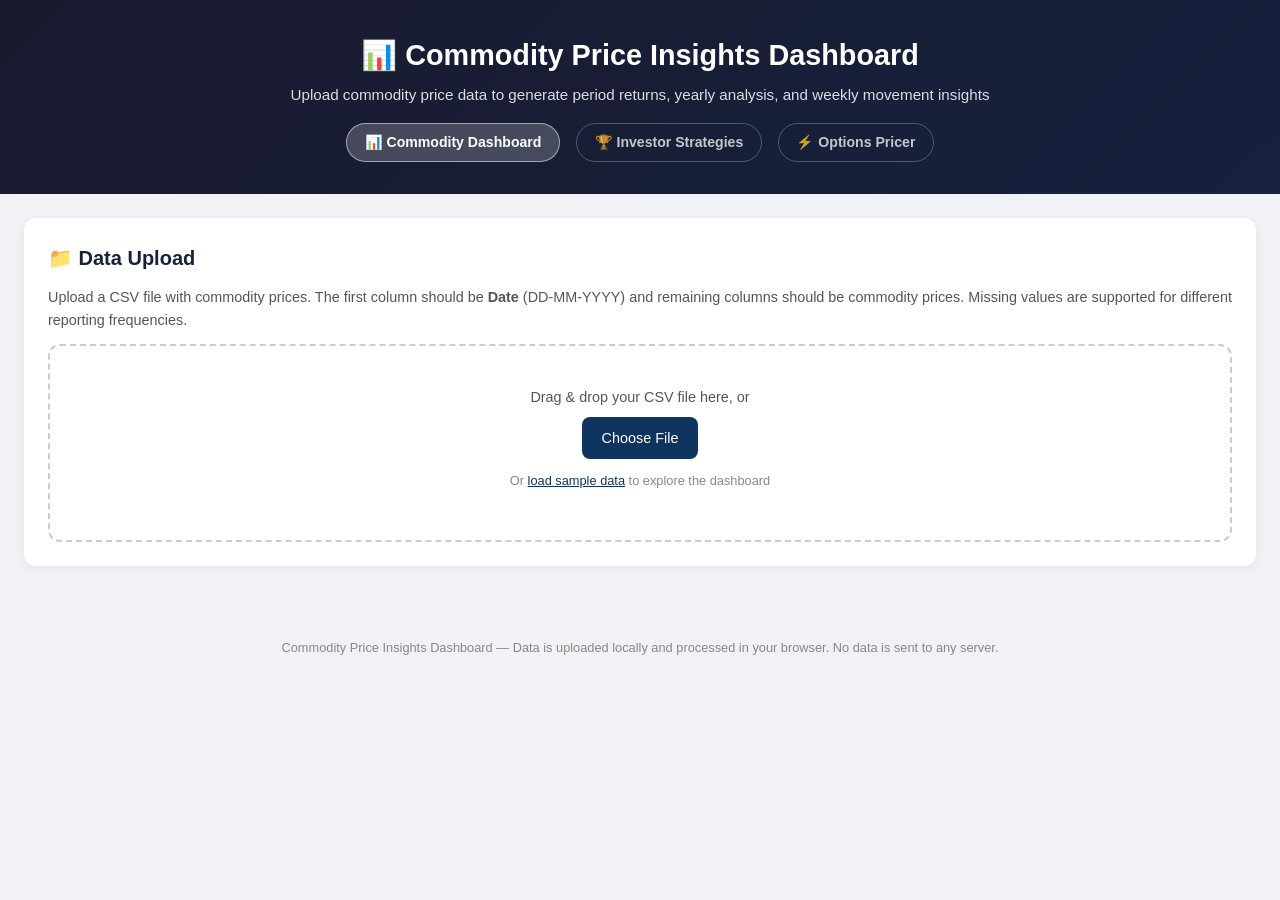
<file: index.html>
<!DOCTYPE html>
<html lang="en">
<head>
    <meta charset="UTF-8">
    <meta name="viewport" content="width=device-width, initial-scale=1.0">
    <title>Commodity Price Insights Dashboard</title>
    <link rel="stylesheet" href="css/styles.css">
    <link rel="stylesheet" href="css/strategies.css">
    <script src="vendor/chart.umd.min.js"></script>
    <script src="vendor/papaparse.min.js"></script>
</head>
<body>
    <header>
        <h1>📊 Commodity Price Insights Dashboard</h1>
        <p class="subtitle">Upload commodity price data to generate period returns, yearly analysis, and weekly movement insights</p>
        <nav class="site-nav">
            <a href="index.html" class="nav-link active">📊 Commodity Dashboard</a>
            <a href="strategies.html" class="nav-link">🏆 Investor Strategies</a>
            <a href="black-scholes.html" class="nav-link">⚡ Options Pricer</a>
        </nav>
    </header>

    <main>
        <!-- Upload Section -->
        <section id="upload-section" class="card">
            <h2>📁 Data Upload</h2>
            <p>Upload a CSV file with commodity prices. The first column should be <strong>Date</strong> (DD-MM-YYYY) and remaining columns should be commodity prices. Missing values are supported for different reporting frequencies.</p>
            <div class="upload-area" id="drop-zone">
                <p>Drag &amp; drop your CSV file here, or</p>
                <label for="file-input" class="btn btn-primary">Choose File</label>
                <input type="file" id="file-input" accept=".csv" hidden>
                <p class="small-text">Or <a href="#" id="load-sample">load sample data</a> to explore the dashboard</p>
            </div>
            <div id="file-info" class="hidden">
                <p id="file-name"></p>
                <p id="data-summary"></p>
                <button id="clear-data" class="btn btn-secondary">Clear &amp; Upload New</button>
            </div>
        </section>

        <!-- Dashboard (hidden until data loaded) -->
        <div id="dashboard" class="hidden">

            <!-- Last Updated -->
            <section class="card info-bar">
                <span id="last-updated"></span>
                <span id="data-range"></span>
                <button id="refresh-btn" class="btn btn-primary btn-sm">↻ Refresh / Update Data</button>
            </section>

            <!-- Period Returns -->
            <section class="card">
                <h2>📈 Period Returns</h2>
                <p>Returns calculated from the latest available price for each commodity.</p>
                <div class="table-container">
                    <table id="period-returns-table">
                        <thead>
                            <tr>
                                <th>Commodity</th>
                                <th>Latest Price</th>
                                <th>1W</th>
                                <th>1M</th>
                                <th>3M</th>
                                <th>6M</th>
                                <th>12M</th>
                                <th>2Y</th>
                                <th>3Y</th>
                                <th>5Y</th>
                            </tr>
                        </thead>
                        <tbody></tbody>
                    </table>
                </div>
            </section>

            <!-- Calendar Year Returns -->
            <section class="card">
                <h2>📅 Calendar Year Returns (Jan–Dec)</h2>
                <div class="table-container">
                    <table id="cy-returns-table">
                        <thead></thead>
                        <tbody></tbody>
                    </table>
                </div>
            </section>

            <!-- Financial Year Returns -->
            <section class="card">
                <h2>🏦 Financial Year Returns (Apr–Mar)</h2>
                <div class="table-container">
                    <table id="fy-returns-table">
                        <thead></thead>
                        <tbody></tbody>
                    </table>
                </div>
            </section>

            <!-- Weekly Movement -->
            <section class="card">
                <h2>📊 Weekly Movement (Last 12 Weeks)</h2>
                <p>Week-over-week percentage changes for each commodity.</p>
                <div class="table-container">
                    <table id="weekly-movement-table">
                        <thead></thead>
                        <tbody></tbody>
                    </table>
                </div>
            </section>

            <!-- Charts -->
            <section class="card">
                <h2>📉 Price Trends</h2>
                <div class="chart-controls">
                    <label for="chart-commodity">Commodity:</label>
                    <select id="chart-commodity"></select>
                    <label for="chart-period">Period:</label>
                    <select id="chart-period">
                        <option value="3M">3 Months</option>
                        <option value="6M">6 Months</option>
                        <option value="1Y" selected>1 Year</option>
                        <option value="3Y">3 Years</option>
                        <option value="ALL">All Data</option>
                    </select>
                </div>
                <div class="chart-wrapper">
                    <canvas id="price-chart"></canvas>
                </div>
            </section>

            <!-- Returns Heatmap Chart -->
            <section class="card">
                <h2>🔥 Period Returns Comparison</h2>
                <div class="chart-wrapper">
                    <canvas id="returns-bar-chart"></canvas>
                </div>
            </section>

        </div>
    </main>

    <footer>
        <p>Commodity Price Insights Dashboard &mdash; Data is uploaded locally and processed in your browser. No data is sent to any server.</p>
    </footer>

    <script src="js/utils.js"></script>
    <script src="js/returns.js"></script>
    <script src="js/charts.js"></script>
    <script src="js/app.js"></script>
</body>
</html>
</file>
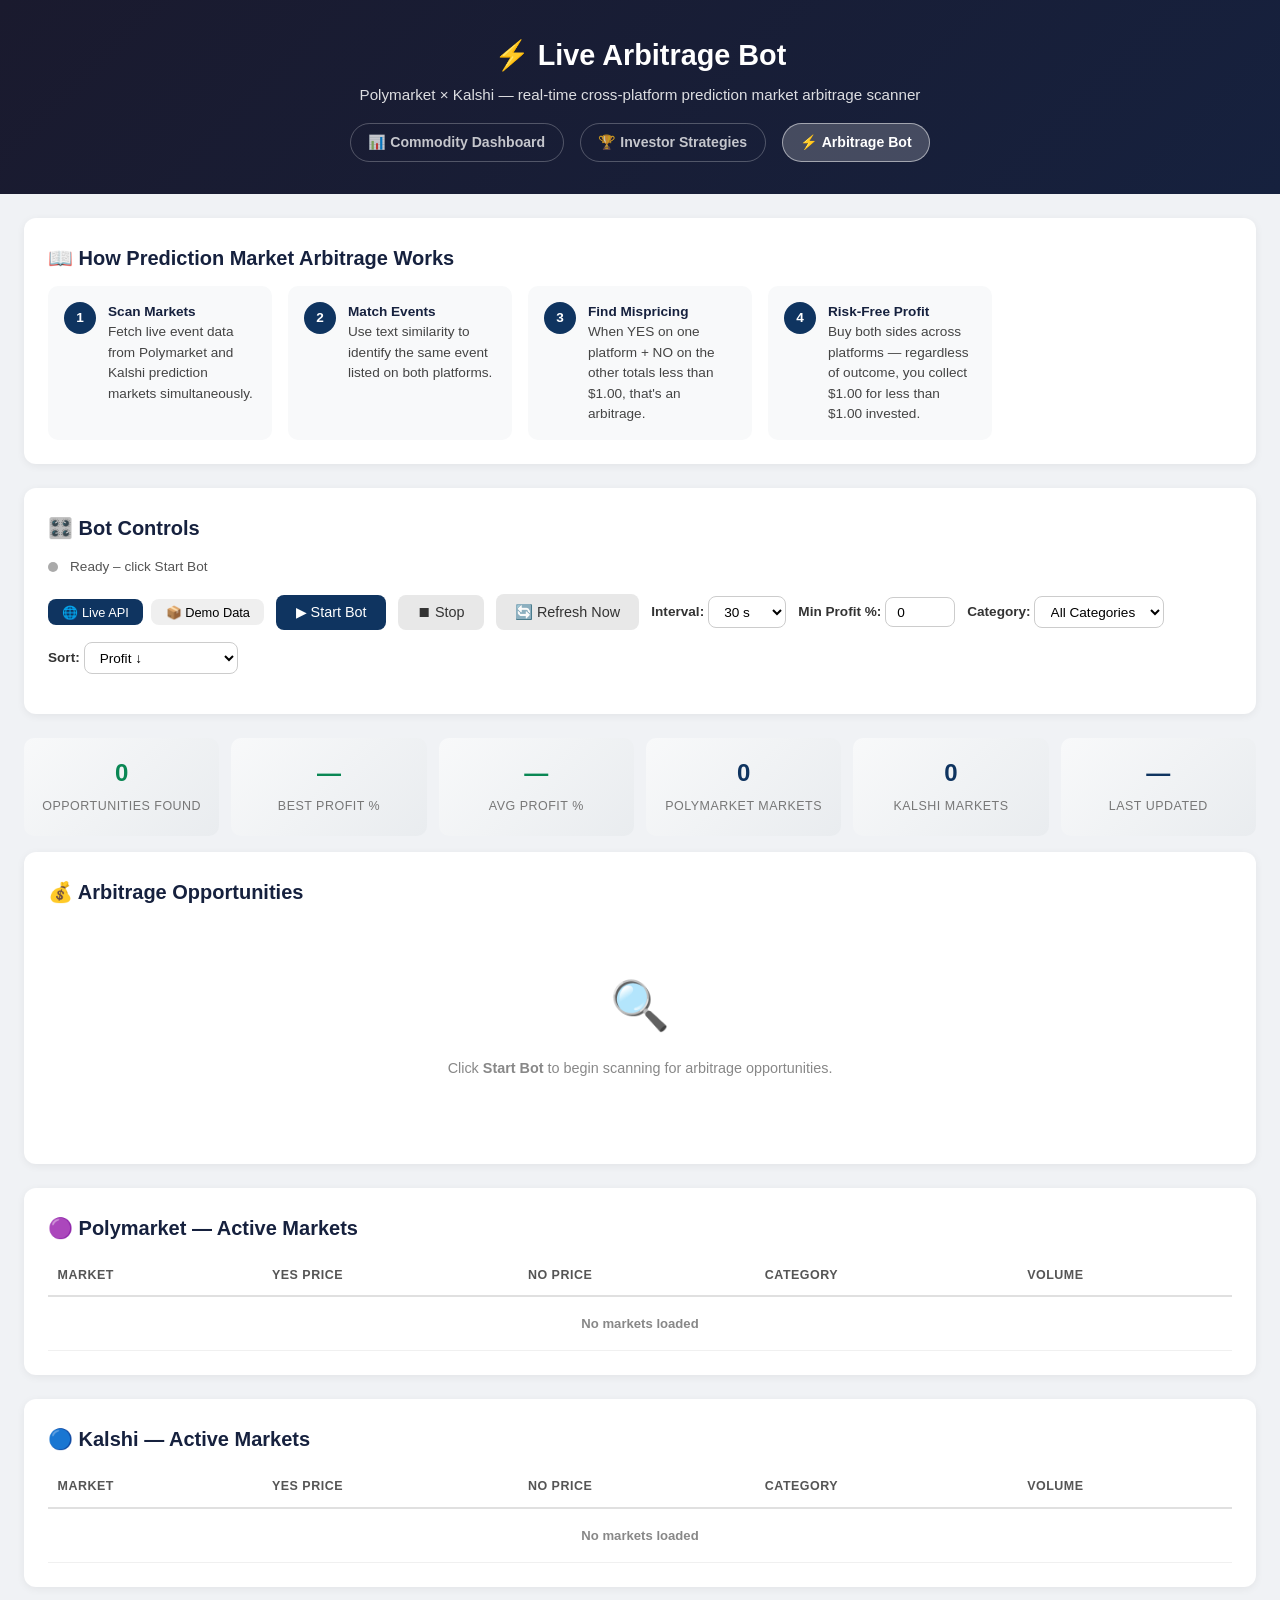
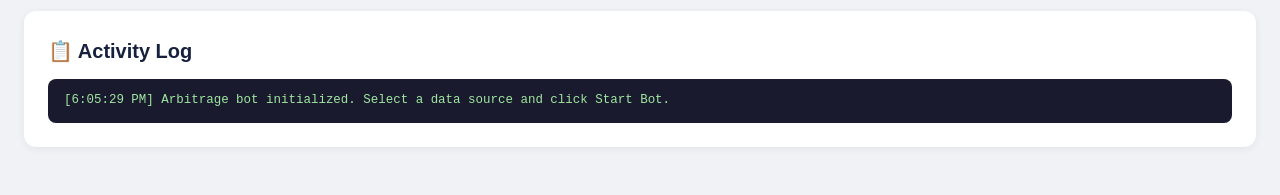
<file: arbitrage.html>
<!DOCTYPE html>
<html lang="en">
<head>
    <meta charset="UTF-8">
    <meta name="viewport" content="width=device-width, initial-scale=1.0">
    <title>Live Arbitrage Bot – Polymarket × Kalshi</title>
    <link rel="stylesheet" href="css/styles.css">
    <link rel="stylesheet" href="css/strategies.css">
    <link rel="stylesheet" href="css/arbitrage.css">
</head>
<body>
    <header>
        <h1>⚡ Live Arbitrage Bot</h1>
        <p class="subtitle">Polymarket × Kalshi — real-time cross-platform prediction market arbitrage scanner</p>
        <nav class="site-nav">
            <a href="index.html" class="nav-link">📊 Commodity Dashboard</a>
            <a href="strategies.html" class="nav-link">🏆 Investor Strategies</a>
            <a href="arbitrage.html" class="nav-link active">⚡ Arbitrage Bot</a>
        </nav>
    </header>

    <main>

        <!-- How It Works -->
        <section class="card">
            <h2>📖 How Prediction Market Arbitrage Works</h2>
            <div class="how-it-works">
                <div class="step-box">
                    <div class="step-num">1</div>
                    <div class="step-text"><strong>Scan Markets</strong><br>Fetch live event data from Polymarket and Kalshi prediction markets simultaneously.</div>
                </div>
                <div class="step-box">
                    <div class="step-num">2</div>
                    <div class="step-text"><strong>Match Events</strong><br>Use text similarity to identify the same event listed on both platforms.</div>
                </div>
                <div class="step-box">
                    <div class="step-num">3</div>
                    <div class="step-text"><strong>Find Mispricing</strong><br>When YES on one platform + NO on the other totals less than $1.00, that's an arbitrage.</div>
                </div>
                <div class="step-box">
                    <div class="step-num">4</div>
                    <div class="step-text"><strong>Risk-Free Profit</strong><br>Buy both sides across platforms — regardless of outcome, you collect $1.00 for less than $1.00 invested.</div>
                </div>
            </div>
        </section>

        <!-- Controls -->
        <section class="card">
            <h2>🎛️ Bot Controls</h2>

            <div class="status-bar">
                <span class="status-dot" id="status-dot"></span>
                <span class="status-text" id="status-text">Ready</span>
            </div>

            <div class="controls-row">
                <div class="source-toggle">
                    <button class="btn btn-sm active" id="live-toggle">🌐 Live API</button>
                    <button class="btn btn-sm" id="demo-toggle">📦 Demo Data</button>
                </div>

                <button class="btn btn-primary" id="start-btn">▶ Start Bot</button>
                <button class="btn btn-secondary" id="stop-btn" disabled>⏹ Stop</button>
                <button class="btn btn-secondary" id="refresh-btn">🔄 Refresh Now</button>

                <label for="refresh-interval">Interval:
                    <select id="refresh-interval">
                        <option value="10">10 s</option>
                        <option value="30" selected>30 s</option>
                        <option value="60">60 s</option>
                        <option value="120">2 min</option>
                    </select>
                </label>

                <label for="min-profit">Min Profit %:
                    <input type="number" id="min-profit" value="0" min="0" max="50" step="0.5">
                </label>

                <label for="category-filter">Category:
                    <select id="category-filter">
                        <option value="all">All Categories</option>
                    </select>
                </label>

                <label for="sort-by">Sort:
                    <select id="sort-by">
                        <option value="profit-desc">Profit ↓</option>
                        <option value="profit-asc">Profit ↑</option>
                        <option value="similarity">Match Confidence</option>
                    </select>
                </label>
            </div>
        </section>

        <!-- Stats -->
        <div class="arb-stats">
            <div class="arb-stat-box">
                <div class="stat-value profit" id="stat-opp-count">0</div>
                <div class="stat-label">Opportunities Found</div>
            </div>
            <div class="arb-stat-box">
                <div class="stat-value profit" id="stat-best-profit">—</div>
                <div class="stat-label">Best Profit %</div>
            </div>
            <div class="arb-stat-box">
                <div class="stat-value profit" id="stat-avg-profit">—</div>
                <div class="stat-label">Avg Profit %</div>
            </div>
            <div class="arb-stat-box">
                <div class="stat-value" id="stat-poly-count">0</div>
                <div class="stat-label">Polymarket Markets</div>
            </div>
            <div class="arb-stat-box">
                <div class="stat-value" id="stat-kalshi-count">0</div>
                <div class="stat-label">Kalshi Markets</div>
            </div>
            <div class="arb-stat-box">
                <div class="stat-value" id="stat-last-update">—</div>
                <div class="stat-label">Last Updated</div>
            </div>
        </div>

        <!-- Arbitrage Opportunities -->
        <section class="card">
            <h2>💰 Arbitrage Opportunities</h2>
            <div id="opportunities-container">
                <div class="empty-state">
                    <div class="empty-icon">🔍</div>
                    <p>Click <strong>Start Bot</strong> to begin scanning for arbitrage opportunities.</p>
                </div>
            </div>
        </section>

        <!-- Market Data Tables -->
        <section class="card">
            <h2>🟣 Polymarket — Active Markets</h2>
            <div class="table-container">
                <table class="market-table">
                    <thead>
                        <tr>
                            <th>Market</th>
                            <th>YES Price</th>
                            <th>NO Price</th>
                            <th>Category</th>
                            <th>Volume</th>
                        </tr>
                    </thead>
                    <tbody id="poly-markets-body">
                        <tr><td colspan="5" style="text-align:center;color:#888;padding:1rem;">No markets loaded</td></tr>
                    </tbody>
                </table>
            </div>
        </section>

        <section class="card">
            <h2>🔵 Kalshi — Active Markets</h2>
            <div class="table-container">
                <table class="market-table">
                    <thead>
                        <tr>
                            <th>Market</th>
                            <th>YES Price</th>
                            <th>NO Price</th>
                            <th>Category</th>
                            <th>Volume</th>
                        </tr>
                    </thead>
                    <tbody id="kalshi-markets-body">
                        <tr><td colspan="5" style="text-align:center;color:#888;padding:1rem;">No markets loaded</td></tr>
                    </tbody>
                </table>
            </div>
        </section>

        <!-- Activity Log -->
        <section class="card">
            <h2>📋 Activity Log</h2>
            <div class="log-panel" id="log-panel"></div>
        </section>

    </main>

    <script src="js/arbitrage.js"></script>
</body>
</html>
</file>
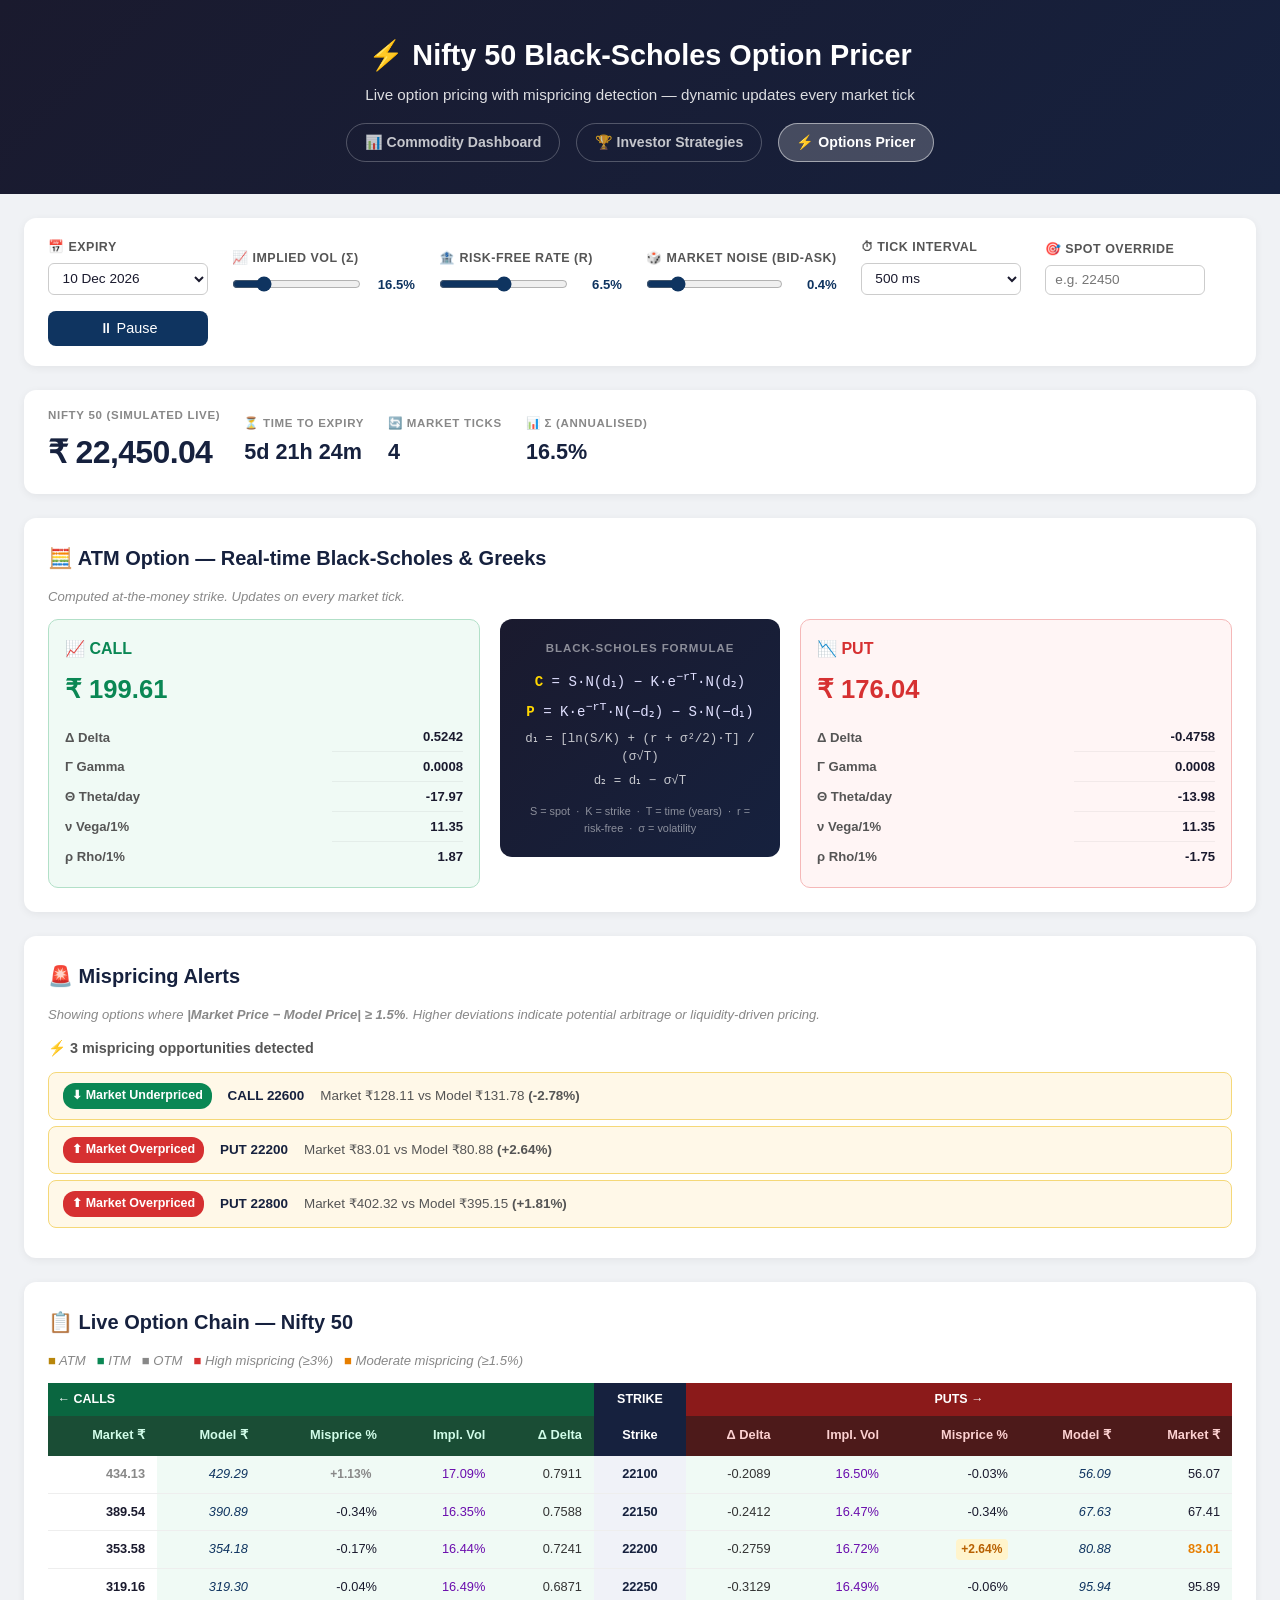
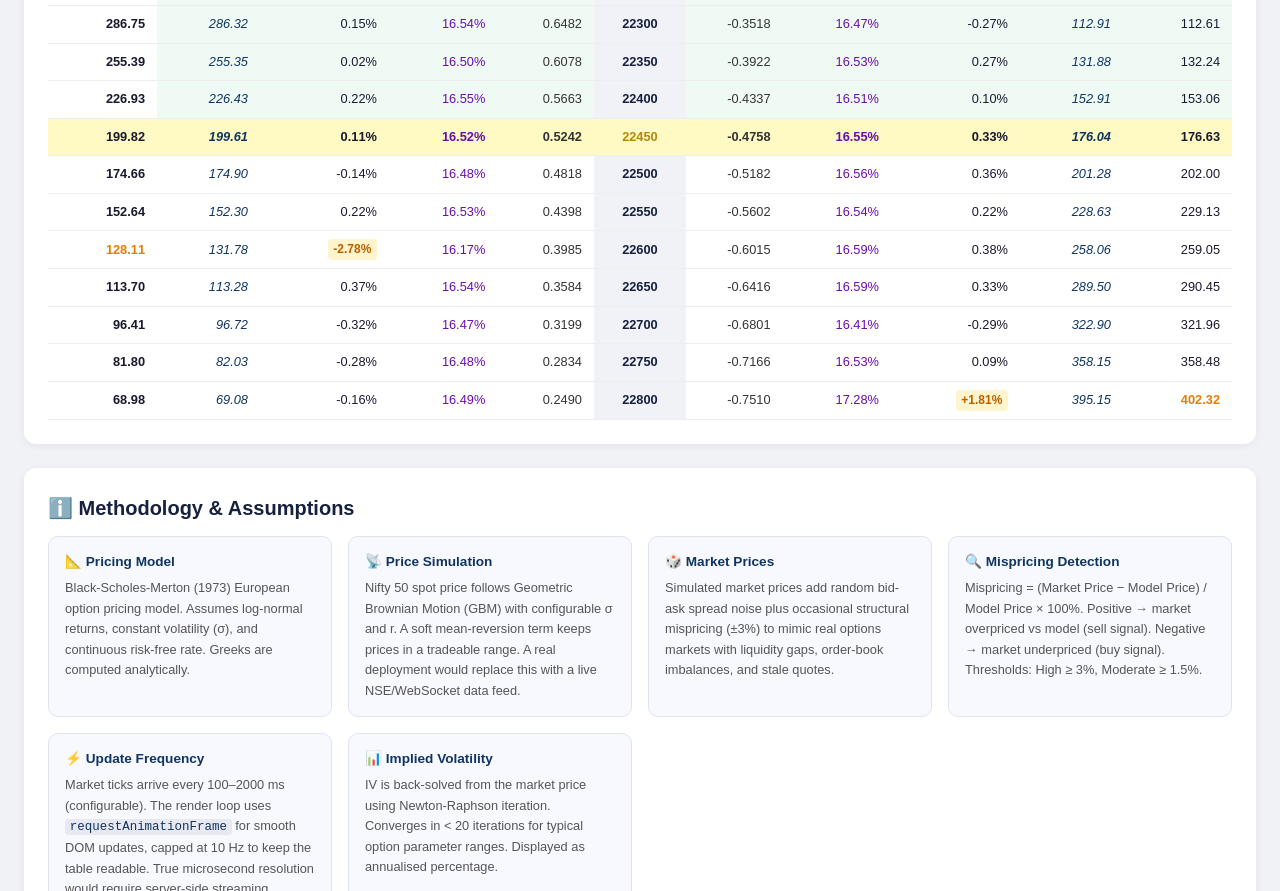
<file: black-scholes.html>
<!DOCTYPE html>
<html lang="en">
<head>
    <meta charset="UTF-8">
    <meta name="viewport" content="width=device-width, initial-scale=1.0">
    <title>Nifty Black-Scholes Option Pricer – Live</title>
    <link rel="stylesheet" href="css/styles.css">
    <link rel="stylesheet" href="css/strategies.css">
    <link rel="stylesheet" href="css/black-scholes.css">
</head>
<body>
    <header>
        <h1>⚡ Nifty 50 Black-Scholes Option Pricer</h1>
        <p class="subtitle">Live option pricing with mispricing detection — dynamic updates every market tick</p>
        <nav class="site-nav">
            <a href="index.html"        class="nav-link">📊 Commodity Dashboard</a>
            <a href="strategies.html"   class="nav-link">🏆 Investor Strategies</a>
            <a href="black-scholes.html" class="nav-link active">⚡ Options Pricer</a>
        </nav>
    </header>

    <main>

        <!-- ── Controls ── -->
        <section class="card controls-card">
            <div class="controls-grid">

                <div class="ctrl-group">
                    <label class="ctrl-label">📅 Expiry</label>
                    <select id="bs-expiry" class="ctrl-select"></select>
                </div>

                <div class="ctrl-group">
                    <label class="ctrl-label">📈 Implied Vol (σ)</label>
                    <div class="slider-row">
                        <input type="range" id="bs-vol" min="5" max="60" step="0.5" class="ctrl-slider">
                        <span id="bs-vol-display" class="ctrl-val">16.5%</span>
                    </div>
                </div>

                <div class="ctrl-group">
                    <label class="ctrl-label">🏦 Risk-Free Rate (r)</label>
                    <div class="slider-row">
                        <input type="range" id="bs-rate" min="3" max="10" step="0.1" class="ctrl-slider">
                        <span id="bs-rate-display" class="ctrl-val">6.5%</span>
                    </div>
                </div>

                <div class="ctrl-group">
                    <label class="ctrl-label">🎲 Market Noise (bid-ask)</label>
                    <div class="slider-row">
                        <input type="range" id="bs-noise" min="0" max="2" step="0.1" class="ctrl-slider">
                        <span id="bs-noise-display" class="ctrl-val">0.4%</span>
                    </div>
                </div>

                <div class="ctrl-group">
                    <label class="ctrl-label">⏱ Tick Interval</label>
                    <select id="bs-tick" class="ctrl-select">
                        <option value="100">100 ms</option>
                        <option value="250">250 ms</option>
                        <option value="500" selected>500 ms</option>
                        <option value="1000">1 s</option>
                        <option value="2000">2 s</option>
                    </select>
                </div>

                <div class="ctrl-group">
                    <label class="ctrl-label">🎯 Spot Override</label>
                    <input type="number" id="bs-spot-override" class="ctrl-input"
                           placeholder="e.g. 22450" min="10000" max="40000" step="50">
                </div>

                <div class="ctrl-group ctrl-btn-group">
                    <button id="bs-toggle" class="btn btn-primary active">⏸ Pause</button>
                </div>

            </div>
        </section>

        <!-- ── Live Ticker + Time ── -->
        <section class="card ticker-card">
            <div class="ticker-grid">
                <div class="ticker-item">
                    <div class="ticker-label">NIFTY 50 (Simulated Live)</div>
                    <div id="bs-spot" class="spot-value" data-prev="">—</div>
                </div>
                <div class="ticker-item">
                    <div class="ticker-label">⏳ Time to Expiry</div>
                    <div id="bs-time-left" class="stat-value">—</div>
                </div>
                <div class="ticker-item">
                    <div class="ticker-label">🔄 Market Ticks</div>
                    <div id="bs-tick-count" class="stat-value">0</div>
                </div>
                <div class="ticker-item">
                    <div class="ticker-label">📊 σ (Annualised)</div>
                    <div id="bs-vol-live" class="stat-value">—</div>
                </div>
            </div>
        </section>

        <!-- ── ATM Greeks Panel ── -->
        <section class="card greeks-card">
            <h2>🧮 ATM Option — Real-time Black-Scholes & Greeks</h2>
            <p class="section-note">Computed at-the-money strike. Updates on every market tick.</p>

            <div class="greeks-grid">

                <!-- CALL -->
                <div class="greeks-side call-side">
                    <div class="side-header call-header">📈 CALL</div>
                    <div class="greeks-price" id="call-price">—</div>
                    <table class="greeks-table">
                        <tbody>
                            <tr><th>Δ Delta</th>   <td id="call-delta">—</td></tr>
                            <tr><th>Γ Gamma</th>   <td id="call-gamma">—</td></tr>
                            <tr><th>Θ Theta/day</th><td id="call-theta">—</td></tr>
                            <tr><th>ν Vega/1%</th> <td id="call-vega">—</td></tr>
                            <tr><th>ρ Rho/1%</th>  <td id="call-rho">—</td></tr>
                        </tbody>
                    </table>
                </div>

                <!-- Model info -->
                <div class="model-info">
                    <div class="formula-box">
                        <div class="formula-title">Black-Scholes Formulae</div>
                        <div class="formula">
                            <span class="formula-var">C</span> = S·N(d₁) − K·e<sup>−rT</sup>·N(d₂)
                        </div>
                        <div class="formula">
                            <span class="formula-var">P</span> = K·e<sup>−rT</sup>·N(−d₂) − S·N(−d₁)
                        </div>
                        <div class="formula small-formula">
                            d₁ = [ln(S/K) + (r + σ²/2)·T] / (σ√T)
                        </div>
                        <div class="formula small-formula">d₂ = d₁ − σ√T</div>
                        <div class="formula-legend">
                            S = spot &nbsp;·&nbsp; K = strike &nbsp;·&nbsp;
                            T = time (years) &nbsp;·&nbsp; r = risk-free &nbsp;·&nbsp; σ = volatility
                        </div>
                    </div>
                </div>

                <!-- PUT -->
                <div class="greeks-side put-side">
                    <div class="side-header put-header">📉 PUT</div>
                    <div class="greeks-price" id="put-price">—</div>
                    <table class="greeks-table">
                        <tbody>
                            <tr><th>Δ Delta</th>   <td id="put-delta">—</td></tr>
                            <tr><th>Γ Gamma</th>   <td id="put-gamma">—</td></tr>
                            <tr><th>Θ Theta/day</th><td id="put-theta">—</td></tr>
                            <tr><th>ν Vega/1%</th> <td id="put-vega">—</td></tr>
                            <tr><th>ρ Rho/1%</th>  <td id="put-rho">—</td></tr>
                        </tbody>
                    </table>
                </div>

            </div>
        </section>

        <!-- ── Mispricing Alerts ── -->
        <section class="card alerts-card">
            <h2>🚨 Mispricing Alerts</h2>
            <p class="section-note">
                Showing options where <strong>|Market Price − Model Price| ≥ 1.5%</strong>.
                Higher deviations indicate potential arbitrage or liquidity-driven pricing.
            </p>
            <div id="mispricing-panel">
                <p class="no-alerts">⏳ Waiting for market tick…</p>
            </div>
        </section>

        <!-- ── Option Chain ── -->
        <section class="card chain-card">
            <h2>📋 Live Option Chain — Nifty 50</h2>
            <p class="section-note">
                <span class="legend-atm">■</span> ATM &nbsp;
                <span class="legend-itm">■</span> ITM &nbsp;
                <span class="legend-otm">■</span> OTM &nbsp;
                <span class="legend-misprice-high">■</span> High mispricing (≥3%) &nbsp;
                <span class="legend-misprice-med">■</span> Moderate mispricing (≥1.5%)
            </p>

            <div class="table-container">
                <table id="option-chain" class="chain-table">
                    <thead>
                        <tr class="chain-super-header">
                            <th colspan="5" class="call-header-bg">← CALLS</th>
                            <th class="strike-header">STRIKE</th>
                            <th colspan="5" class="put-header-bg">PUTS →</th>
                        </tr>
                        <tr>
                            <!-- CALL columns -->
                            <th class="call-col">Market ₹</th>
                            <th class="call-col">Model ₹</th>
                            <th class="call-col">Misprice %</th>
                            <th class="call-col">Impl. Vol</th>
                            <th class="call-col">Δ Delta</th>
                            <!-- Strike -->
                            <th class="strike-col">Strike</th>
                            <!-- PUT columns -->
                            <th class="put-col">Δ Delta</th>
                            <th class="put-col">Impl. Vol</th>
                            <th class="put-col">Misprice %</th>
                            <th class="put-col">Model ₹</th>
                            <th class="put-col">Market ₹</th>
                        </tr>
                    </thead>
                    <tbody id="chain-tbody">
                        <tr><td colspan="11" class="loading-cell">⏳ Loading option chain…</td></tr>
                    </tbody>
                </table>
            </div>
        </section>

        <!-- ── Methodology ── -->
        <section class="card methodology-card">
            <h2>ℹ️ Methodology & Assumptions</h2>
            <div class="method-grid">
                <div class="method-item">
                    <div class="method-title">📐 Pricing Model</div>
                    <div class="method-body">
                        Black-Scholes-Merton (1973) European option pricing model.
                        Assumes log-normal returns, constant volatility (σ), and continuous
                        risk-free rate. Greeks are computed analytically.
                    </div>
                </div>
                <div class="method-item">
                    <div class="method-title">📡 Price Simulation</div>
                    <div class="method-body">
                        Nifty 50 spot price follows Geometric Brownian Motion (GBM) with
                        configurable σ and r. A soft mean-reversion term keeps prices in
                        a tradeable range. A real deployment would replace this with a live
                        NSE/WebSocket data feed.
                    </div>
                </div>
                <div class="method-item">
                    <div class="method-title">🎲 Market Prices</div>
                    <div class="method-body">
                        Simulated market prices add random bid-ask spread noise plus
                        occasional structural mispricing (±3%) to mimic real options markets
                        with liquidity gaps, order-book imbalances, and stale quotes.
                    </div>
                </div>
                <div class="method-item">
                    <div class="method-title">🔍 Mispricing Detection</div>
                    <div class="method-body">
                        Mispricing = (Market Price − Model Price) / Model Price × 100%.
                        Positive → market overpriced vs model (sell signal).
                        Negative → market underpriced (buy signal).
                        Thresholds: High ≥ 3%, Moderate ≥ 1.5%.
                    </div>
                </div>
                <div class="method-item">
                    <div class="method-title">⚡ Update Frequency</div>
                    <div class="method-body">
                        Market ticks arrive every 100–2000 ms (configurable). The render
                        loop uses <code>requestAnimationFrame</code> for smooth DOM updates,
                        capped at 10 Hz to keep the table readable. True microsecond
                        resolution would require server-side streaming.
                    </div>
                </div>
                <div class="method-item">
                    <div class="method-title">📊 Implied Volatility</div>
                    <div class="method-body">
                        IV is back-solved from the market price using Newton-Raphson
                        iteration. Converges in &lt; 20 iterations for typical option
                        parameter ranges. Displayed as annualised percentage.
                    </div>
                </div>
            </div>
        </section>

    </main>

    <footer>
        <p>Black-Scholes Option Pricer — For educational purposes only. Simulated prices. Not investment advice.</p>
    </footer>

    <script src="js/black-scholes.js"></script>
</body>
</html>
</file>
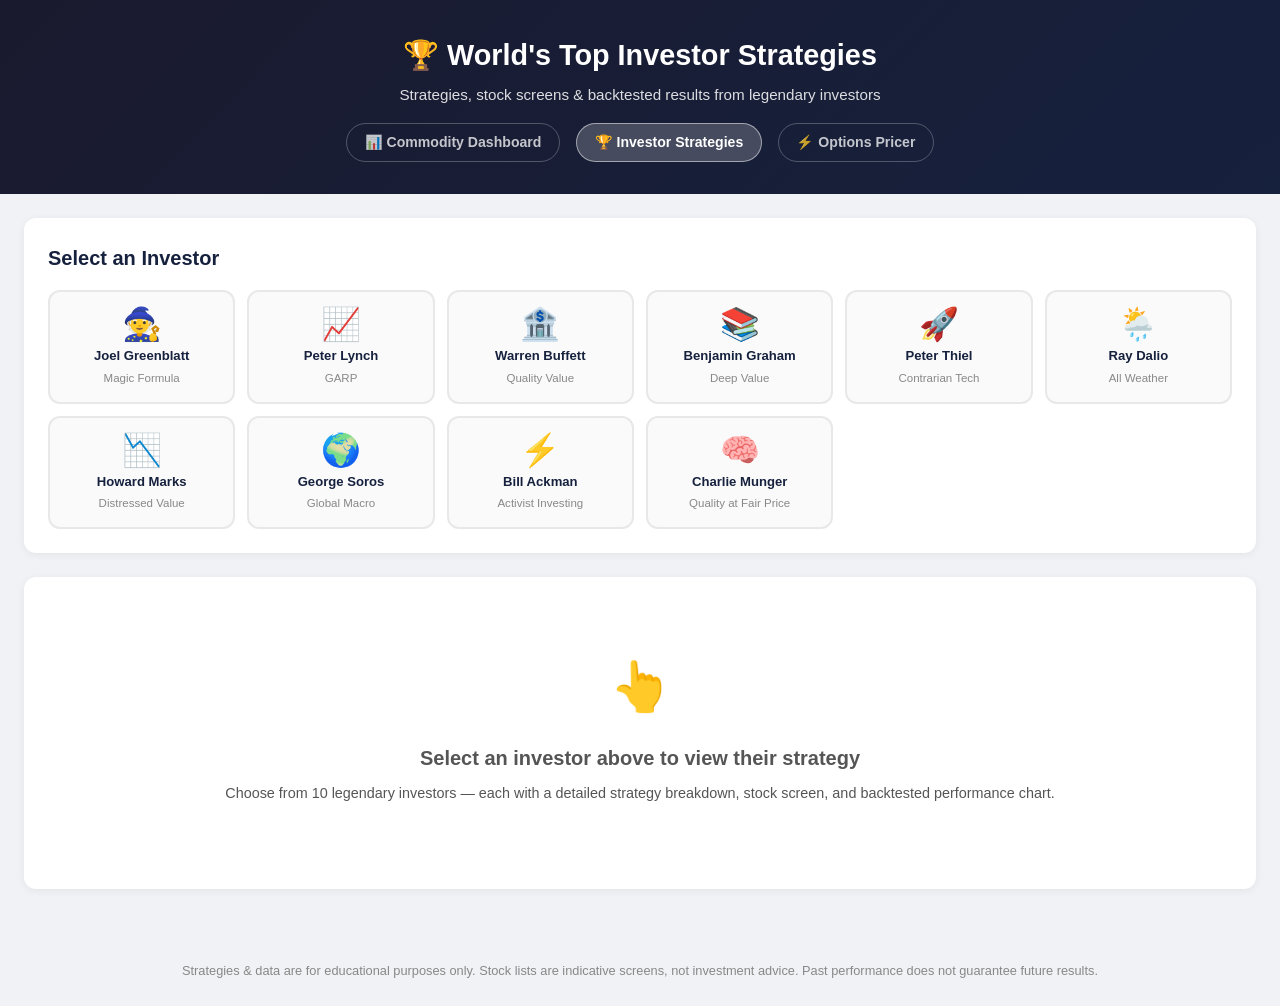
<file: strategies.html>
<!DOCTYPE html>
<html lang="en">
<head>
    <meta charset="UTF-8">
    <meta name="viewport" content="width=device-width, initial-scale=1.0">
    <title>World's Top Investor Strategies</title>
    <link rel="stylesheet" href="css/styles.css">
    <link rel="stylesheet" href="css/strategies.css">
    <script src="vendor/chart.umd.min.js"></script>
</head>
<body>
    <header>
        <h1>🏆 World's Top Investor Strategies</h1>
        <p class="subtitle">Strategies, stock screens &amp; backtested results from legendary investors</p>
        <nav class="site-nav">
            <a href="index.html" class="nav-link">📊 Commodity Dashboard</a>
            <a href="strategies.html" class="nav-link active">🏆 Investor Strategies</a>
            <a href="black-scholes.html" class="nav-link">⚡ Options Pricer</a>
        </nav>
    </header>

    <main>

        <!-- Investor Selector -->
        <section class="card investors-nav">
            <h2>Select an Investor</h2>
            <div class="investor-grid" id="investor-grid">
                <!-- Populated by JS -->
            </div>
        </section>

        <!-- Strategy Detail Panel -->
        <div id="strategy-detail" class="hidden">

            <!-- Overview -->
            <section class="card" id="overview-card">
                <div class="investor-header">
                    <div class="investor-avatar" id="investor-avatar"></div>
                    <div>
                        <h2 id="investor-name"></h2>
                        <p id="investor-title" class="investor-title"></p>
                        <div id="investor-tags" class="tags"></div>
                    </div>
                </div>
                <div class="overview-body">
                    <div class="overview-section">
                        <h3>📋 Strategy Overview</h3>
                        <p id="strategy-overview"></p>
                    </div>
                    <div class="overview-section">
                        <h3>⚙️ How It Works</h3>
                        <ul id="how-it-works" class="criteria-list"></ul>
                    </div>
                </div>
                <div class="stat-row" id="stat-row"></div>
            </section>

            <!-- Current Stocks -->
            <section class="card">
                <h2>📈 Current Stocks Under Strategy</h2>
                <p class="section-note" id="stocks-note"></p>
                <div class="table-container">
                    <table id="stocks-table">
                        <thead id="stocks-thead"></thead>
                        <tbody id="stocks-tbody"></tbody>
                    </table>
                </div>
            </section>

            <!-- Backtested Results -->
            <section class="card">
                <h2>📊 Backtested Results</h2>
                <p class="section-note" id="backtest-note"></p>

                <div class="backtest-stats" id="backtest-stats"></div>

                <div class="chart-controls">
                    <label>View:</label>
                    <button class="btn btn-sm btn-primary" id="btn-cumulative">Cumulative Return</button>
                    <button class="btn btn-sm btn-secondary" id="btn-annual">Annual Returns</button>
                </div>
                <div class="chart-wrapper" style="max-height:420px;">
                    <canvas id="backtest-chart"></canvas>
                </div>
            </section>

        </div>

        <!-- Placeholder -->
        <section class="card" id="placeholder-card">
            <div class="placeholder-content">
                <div class="placeholder-icon">👆</div>
                <h2>Select an investor above to view their strategy</h2>
                <p>Choose from 10 legendary investors — each with a detailed strategy breakdown, stock screen, and backtested performance chart.</p>
            </div>
        </section>

    </main>

    <footer>
        <p>Strategies &amp; data are for educational purposes only. Stock lists are indicative screens, not investment advice. Past performance does not guarantee future results.</p>
    </footer>

    <script src="js/strategies.js"></script>
</body>
</html>
</file>
<file: css/styles.css>
/* === Reset & Base === */
*, *::before, *::after {
    box-sizing: border-box;
    margin: 0;
    padding: 0;
}

body {
    font-family: -apple-system, BlinkMacSystemFont, 'Segoe UI', Roboto, Oxygen, Ubuntu, sans-serif;
    background: #f0f2f5;
    color: #1a1a2e;
    line-height: 1.6;
    min-height: 100vh;
}

/* === Header === */
header {
    background: linear-gradient(135deg, #1a1a2e 0%, #16213e 100%);
    color: #fff;
    padding: 2rem;
    text-align: center;
}

header h1 {
    font-size: 1.8rem;
    margin-bottom: 0.3rem;
}

header .subtitle {
    opacity: 0.85;
    font-size: 0.95rem;
}

/* === Main === */
main {
    max-width: 1300px;
    margin: 0 auto;
    padding: 1.5rem;
}

/* === Cards === */
.card {
    background: #fff;
    border-radius: 12px;
    padding: 1.5rem;
    margin-bottom: 1.5rem;
    box-shadow: 0 2px 8px rgba(0, 0, 0, 0.06);
}

.card h2 {
    font-size: 1.25rem;
    margin-bottom: 0.75rem;
    color: #16213e;
}

.card p {
    color: #555;
    font-size: 0.9rem;
    margin-bottom: 0.75rem;
}

/* === Info Bar === */
.info-bar {
    display: flex;
    justify-content: space-between;
    align-items: center;
    flex-wrap: wrap;
    gap: 0.75rem;
    font-size: 0.9rem;
    color: #555;
}

/* === Buttons === */
.btn {
    display: inline-block;
    padding: 0.6rem 1.2rem;
    border: none;
    border-radius: 8px;
    font-size: 0.9rem;
    cursor: pointer;
    text-decoration: none;
    transition: background 0.2s, transform 0.1s;
}

.btn:active {
    transform: scale(0.97);
}

.btn-primary {
    background: #0f3460;
    color: #fff;
}

.btn-primary:hover {
    background: #16213e;
}

.btn-secondary {
    background: #e8e8e8;
    color: #333;
}

.btn-secondary:hover {
    background: #ddd;
}

.btn-sm {
    padding: 0.4rem 0.8rem;
    font-size: 0.8rem;
}

/* === Upload Area === */
.upload-area {
    border: 2px dashed #ccc;
    border-radius: 12px;
    padding: 2.5rem;
    text-align: center;
    transition: border-color 0.2s, background 0.2s;
}

.upload-area.drag-over {
    border-color: #0f3460;
    background: #f0f4ff;
}

.upload-area p {
    margin-bottom: 0.5rem;
}

.upload-area .small-text {
    font-size: 0.8rem;
    color: #888;
    margin-top: 0.75rem;
}

.upload-area a {
    color: #0f3460;
    text-decoration: underline;
}

/* === Tables === */
.table-container {
    overflow-x: auto;
    -webkit-overflow-scrolling: touch;
}

table {
    width: 100%;
    border-collapse: collapse;
    font-size: 0.85rem;
    white-space: nowrap;
}

thead th {
    background: #16213e;
    color: #fff;
    padding: 0.6rem 0.75rem;
    text-align: right;
    position: sticky;
    top: 0;
    z-index: 1;
}

thead th:first-child {
    text-align: left;
    position: sticky;
    left: 0;
    z-index: 2;
}

tbody td {
    padding: 0.5rem 0.75rem;
    text-align: right;
    border-bottom: 1px solid #eee;
}

tbody td:first-child {
    text-align: left;
    font-weight: 600;
    position: sticky;
    left: 0;
    background: #fff;
    z-index: 1;
}

tbody tr:hover td {
    background: #f8f9ff;
}

tbody tr:hover td:first-child {
    background: #f0f2ff;
}

/* Return coloring */
.positive {
    color: #0a8754;
    font-weight: 600;
}

.negative {
    color: #d63031;
    font-weight: 600;
}

.neutral {
    color: #888;
}

/* === Charts === */
.chart-controls {
    display: flex;
    align-items: center;
    gap: 0.75rem;
    margin-bottom: 1rem;
    flex-wrap: wrap;
}

.chart-controls label {
    font-size: 0.85rem;
    font-weight: 600;
    color: #555;
}

.chart-controls select {
    padding: 0.4rem 0.6rem;
    border: 1px solid #ccc;
    border-radius: 6px;
    font-size: 0.85rem;
    background: #fff;
}

.chart-wrapper {
    position: relative;
    width: 100%;
    max-height: 400px;
}

/* === Footer === */
footer {
    text-align: center;
    padding: 1.5rem;
    font-size: 0.8rem;
    color: #888;
}

/* === Utility === */
.hidden {
    display: none !important;
}

/* === Responsive === */
@media (max-width: 768px) {
    header h1 {
        font-size: 1.3rem;
    }

    main {
        padding: 0.75rem;
    }

    .card {
        padding: 1rem;
    }

    .info-bar {
        flex-direction: column;
        align-items: flex-start;
    }

    table {
        font-size: 0.75rem;
    }
}
</file>
<file: css/strategies.css>
/* === Site Navigation === */
.site-nav {
    display: flex;
    justify-content: center;
    gap: 1rem;
    margin-top: 1rem;
    flex-wrap: wrap;
}

.nav-link {
    display: inline-block;
    padding: 0.45rem 1.1rem;
    border-radius: 20px;
    font-size: 0.88rem;
    font-weight: 600;
    color: rgba(255,255,255,0.75);
    text-decoration: none;
    border: 1px solid rgba(255,255,255,0.25);
    transition: background 0.2s, color 0.2s;
}

.nav-link:hover {
    background: rgba(255,255,255,0.15);
    color: #fff;
}

.nav-link.active {
    background: rgba(255,255,255,0.2);
    color: #fff;
    border-color: rgba(255,255,255,0.5);
}

/* === Investor Grid === */
.investors-nav h2 {
    margin-bottom: 1rem;
}

.investor-grid {
    display: grid;
    grid-template-columns: repeat(auto-fill, minmax(170px, 1fr));
    gap: 0.75rem;
}

.investor-card-btn {
    display: flex;
    flex-direction: column;
    align-items: center;
    gap: 0.5rem;
    padding: 1rem 0.75rem;
    border: 2px solid #e8e8e8;
    border-radius: 12px;
    background: #fafafa;
    cursor: pointer;
    transition: border-color 0.2s, background 0.2s, transform 0.1s, box-shadow 0.2s;
    text-align: center;
}

.investor-card-btn:hover {
    border-color: #0f3460;
    background: #f0f4ff;
    transform: translateY(-2px);
    box-shadow: 0 4px 12px rgba(15,52,96,0.15);
}

.investor-card-btn.selected {
    border-color: #0f3460;
    background: #0f3460;
    color: #fff;
}

.investor-card-btn.selected .inv-emoji {
    filter: none;
}

.investor-card-btn.selected .inv-name,
.investor-card-btn.selected .inv-style {
    color: #fff;
}

.inv-emoji {
    font-size: 2rem;
    line-height: 1;
}

.inv-name {
    font-size: 0.82rem;
    font-weight: 700;
    color: #16213e;
    line-height: 1.2;
}

.inv-style {
    font-size: 0.72rem;
    color: #888;
    line-height: 1.2;
}

/* === Investor Header === */
.investor-header {
    display: flex;
    align-items: flex-start;
    gap: 1.25rem;
    margin-bottom: 1.25rem;
    flex-wrap: wrap;
}

.investor-avatar {
    width: 72px;
    height: 72px;
    border-radius: 50%;
    background: linear-gradient(135deg, #0f3460, #16213e);
    display: flex;
    align-items: center;
    justify-content: center;
    font-size: 2.2rem;
    flex-shrink: 0;
}

.investor-title {
    font-size: 0.88rem !important;
    color: #666 !important;
    margin-bottom: 0.4rem !important;
}

.tags {
    display: flex;
    flex-wrap: wrap;
    gap: 0.4rem;
    margin-top: 0.3rem;
}

.tag {
    display: inline-block;
    padding: 0.2rem 0.6rem;
    border-radius: 20px;
    font-size: 0.72rem;
    font-weight: 600;
    background: #e8f0fe;
    color: #0f3460;
}

/* === Overview Body === */
.overview-body {
    display: grid;
    grid-template-columns: 1fr 1fr;
    gap: 1.25rem;
    margin-bottom: 1.25rem;
}

@media (max-width: 768px) {
    .overview-body {
        grid-template-columns: 1fr;
    }
}

.overview-section h3 {
    font-size: 1rem;
    color: #16213e;
    margin-bottom: 0.5rem;
    border-bottom: 2px solid #e8e8e8;
    padding-bottom: 0.3rem;
}

.overview-section p {
    font-size: 0.88rem;
    color: #444;
    line-height: 1.65;
}

.criteria-list {
    list-style: none;
    padding: 0;
    margin: 0;
}

.criteria-list li {
    font-size: 0.85rem;
    color: #444;
    padding: 0.35rem 0;
    border-bottom: 1px solid #f0f0f0;
    display: flex;
    align-items: flex-start;
    gap: 0.5rem;
    line-height: 1.5;
}

.criteria-list li:last-child {
    border-bottom: none;
}

.criteria-list li::before {
    content: "✓";
    color: #0a8754;
    font-weight: 700;
    flex-shrink: 0;
    margin-top: 0.05rem;
}

/* === Stat Row === */
.stat-row {
    display: flex;
    gap: 1rem;
    flex-wrap: wrap;
    border-top: 1px solid #eee;
    padding-top: 1rem;
}

.stat-box {
    flex: 1;
    min-width: 120px;
    background: #f8f9ff;
    border-radius: 10px;
    padding: 0.75rem 1rem;
    text-align: center;
    border: 1px solid #e8e8f8;
}

.stat-label {
    font-size: 0.72rem;
    color: #888;
    text-transform: uppercase;
    letter-spacing: 0.04em;
    margin-bottom: 0.25rem;
}

.stat-value {
    font-size: 1.35rem;
    font-weight: 700;
    color: #16213e;
}

.stat-value.positive { color: #0a8754; }
.stat-value.negative { color: #d63031; }

/* === Section Note === */
.section-note {
    font-size: 0.82rem !important;
    color: #888 !important;
    margin-bottom: 0.75rem !important;
    font-style: italic;
}

/* === Backtest Stats === */
.backtest-stats {
    display: flex;
    gap: 1rem;
    flex-wrap: wrap;
    margin-bottom: 1.25rem;
}

.bt-stat {
    flex: 1;
    min-width: 130px;
    background: linear-gradient(135deg, #f8f9ff 0%, #eef1fb 100%);
    border-radius: 10px;
    padding: 0.75rem 1rem;
    text-align: center;
    border: 1px solid #dde3f5;
}

.bt-label {
    font-size: 0.7rem;
    color: #888;
    text-transform: uppercase;
    letter-spacing: 0.04em;
    margin-bottom: 0.25rem;
}

.bt-value {
    font-size: 1.25rem;
    font-weight: 700;
    color: #16213e;
}

.bt-value.good { color: #0a8754; }
.bt-value.bad  { color: #d63031; }

/* === Chart controls override for strategies === */
.chart-controls {
    margin-bottom: 1rem;
    display: flex;
    align-items: center;
    gap: 0.5rem;
    flex-wrap: wrap;
}

/* === Placeholder === */
.placeholder-content {
    text-align: center;
    padding: 3rem 1rem;
    color: #888;
}

.placeholder-icon {
    font-size: 3rem;
    margin-bottom: 1rem;
}

.placeholder-content h2 {
    color: #555;
    margin-bottom: 0.5rem;
}

/* === Strategy table tweaks === */
#stocks-table thead th {
    white-space: nowrap;
}

/* === Responsive === */
@media (max-width: 480px) {
    .investor-grid {
        grid-template-columns: repeat(auto-fill, minmax(130px, 1fr));
    }
    .backtest-stats {
        flex-direction: column;
    }
    .stat-row {
        flex-direction: column;
    }
}
</file>
<file: css/arbitrage.css>
/* === Arbitrage Bot Styles === */

/* Status Indicator */
.status-bar {
    display: flex;
    align-items: center;
    gap: 0.75rem;
    flex-wrap: wrap;
    margin-bottom: 1rem;
}

.status-dot {
    width: 10px;
    height: 10px;
    border-radius: 50%;
    background: #aaa;
    display: inline-block;
    flex-shrink: 0;
}

.status-dot.live {
    background: #0a8754;
    box-shadow: 0 0 6px rgba(10, 135, 84, 0.5);
    animation: pulse-dot 2s infinite;
}

.status-dot.error {
    background: #d63031;
}

@keyframes pulse-dot {
    0%, 100% { opacity: 1; }
    50% { opacity: 0.5; }
}

.status-text {
    font-size: 0.85rem;
    color: #555;
}

/* Controls Row */
.controls-row {
    display: flex;
    align-items: center;
    gap: 0.75rem;
    flex-wrap: wrap;
    margin-bottom: 1rem;
}

.controls-row label {
    font-size: 0.85rem;
    font-weight: 600;
    color: #333;
}

.controls-row select,
.controls-row input {
    padding: 0.4rem 0.7rem;
    border: 1px solid #ccc;
    border-radius: 8px;
    font-size: 0.85rem;
    background: #fff;
}

.controls-row input[type="number"] {
    width: 70px;
}

/* Stats Summary */
.arb-stats {
    display: grid;
    grid-template-columns: repeat(auto-fill, minmax(180px, 1fr));
    gap: 0.75rem;
    margin-bottom: 1rem;
}

.arb-stat-box {
    background: linear-gradient(135deg, #f8f9fa 0%, #e9ecef 100%);
    border-radius: 10px;
    padding: 1rem;
    text-align: center;
}

.arb-stat-box .stat-value {
    font-size: 1.5rem;
    font-weight: 700;
    color: #0f3460;
}

.arb-stat-box .stat-value.profit {
    color: #0a8754;
}

.arb-stat-box .stat-label {
    font-size: 0.78rem;
    color: #777;
    margin-top: 0.25rem;
}

/* Opportunity Cards */
.opportunities-list {
    display: flex;
    flex-direction: column;
    gap: 1rem;
}

.opp-card {
    border: 1px solid #e0e0e0;
    border-radius: 12px;
    padding: 1.25rem;
    background: #fff;
    transition: box-shadow 0.2s, border-color 0.2s;
}

.opp-card:hover {
    box-shadow: 0 4px 16px rgba(0, 0, 0, 0.08);
    border-color: #0f3460;
}

.opp-card.high-profit {
    border-left: 4px solid #0a8754;
}

.opp-card.medium-profit {
    border-left: 4px solid #f39c12;
}

.opp-card.low-profit {
    border-left: 4px solid #3498db;
}

.opp-header {
    display: flex;
    justify-content: space-between;
    align-items: flex-start;
    flex-wrap: wrap;
    gap: 0.5rem;
    margin-bottom: 0.75rem;
}

.opp-title {
    font-size: 1rem;
    font-weight: 700;
    color: #16213e;
    flex: 1;
    min-width: 200px;
}

.opp-category {
    font-size: 0.75rem;
    color: #fff;
    background: #0f3460;
    padding: 0.2rem 0.6rem;
    border-radius: 12px;
    white-space: nowrap;
}

.opp-body {
    display: grid;
    grid-template-columns: 1fr 1fr auto;
    gap: 1rem;
    align-items: start;
}

.opp-platform {
    display: flex;
    flex-direction: column;
    gap: 0.3rem;
}

.opp-platform-name {
    font-size: 0.78rem;
    font-weight: 600;
    text-transform: uppercase;
    color: #888;
    letter-spacing: 0.5px;
}

.opp-price-row {
    display: flex;
    justify-content: space-between;
    gap: 0.5rem;
    font-size: 0.85rem;
}

.opp-price-row .label {
    color: #555;
}

.opp-price-row .value {
    font-weight: 600;
    color: #1a1a2e;
}

.opp-profit {
    display: flex;
    flex-direction: column;
    align-items: center;
    justify-content: center;
    padding: 0.5rem 1rem;
    border-radius: 10px;
    background: linear-gradient(135deg, #e8f5e9 0%, #c8e6c9 100%);
    min-width: 100px;
}

.opp-profit .profit-pct {
    font-size: 1.3rem;
    font-weight: 700;
    color: #0a8754;
}

.opp-profit .profit-label {
    font-size: 0.7rem;
    color: #555;
    text-transform: uppercase;
    letter-spacing: 0.5px;
}

.opp-explanation {
    margin-top: 0.75rem;
    padding-top: 0.75rem;
    border-top: 1px solid #eee;
    font-size: 0.82rem;
    color: #666;
    line-height: 1.5;
}

/* Empty State */
.empty-state {
    text-align: center;
    padding: 3rem 1rem;
    color: #888;
}

.empty-state .empty-icon {
    font-size: 3rem;
    margin-bottom: 0.75rem;
}

.empty-state p {
    color: #888;
    font-size: 0.9rem;
}

/* Loading Spinner */
.spinner {
    display: inline-block;
    width: 18px;
    height: 18px;
    border: 2px solid #ccc;
    border-top-color: #0f3460;
    border-radius: 50%;
    animation: spin 0.8s linear infinite;
    vertical-align: middle;
}

@keyframes spin {
    to { transform: rotate(360deg); }
}

/* Log Panel */
.log-panel {
    max-height: 250px;
    overflow-y: auto;
    background: #1a1a2e;
    border-radius: 8px;
    padding: 0.75rem 1rem;
    font-family: 'Courier New', Courier, monospace;
    font-size: 0.78rem;
    line-height: 1.6;
    color: #a0e7a0;
}

.log-panel .log-entry {
    white-space: pre-wrap;
    word-break: break-word;
}

.log-panel .log-entry.error {
    color: #ff6b6b;
}

.log-panel .log-entry.warn {
    color: #ffd93d;
}

.log-panel .log-entry.info {
    color: #a0e7a0;
}

/* How it Works Section */
.how-it-works {
    display: grid;
    grid-template-columns: repeat(auto-fill, minmax(220px, 1fr));
    gap: 1rem;
    margin-top: 0.75rem;
}

.step-box {
    display: flex;
    gap: 0.75rem;
    align-items: flex-start;
    padding: 1rem;
    background: #f8f9fa;
    border-radius: 10px;
}

.step-num {
    flex-shrink: 0;
    width: 32px;
    height: 32px;
    border-radius: 50%;
    background: #0f3460;
    color: #fff;
    font-weight: 700;
    font-size: 0.85rem;
    display: flex;
    align-items: center;
    justify-content: center;
}

.step-box .step-text {
    font-size: 0.85rem;
    color: #444;
    line-height: 1.5;
}

.step-box .step-text strong {
    color: #16213e;
}

/* Data Source Toggle */
.source-toggle {
    display: flex;
    gap: 0.5rem;
    flex-wrap: wrap;
}

.source-toggle .btn {
    font-size: 0.8rem;
    padding: 0.35rem 0.9rem;
}

.source-toggle .btn.active {
    background: #0f3460;
    color: #fff;
}

/* Market Table */
.market-table {
    width: 100%;
    border-collapse: collapse;
    font-size: 0.82rem;
}

.market-table th {
    text-align: left;
    padding: 0.6rem;
    border-bottom: 2px solid #e0e0e0;
    color: #555;
    font-weight: 600;
    font-size: 0.78rem;
    text-transform: uppercase;
    letter-spacing: 0.5px;
    position: sticky;
    top: 0;
    background: #fff;
}

.market-table td {
    padding: 0.6rem;
    border-bottom: 1px solid #f0f0f0;
    vertical-align: top;
}

.market-table tr:hover td {
    background: #f8f9fa;
}

.price-yes {
    color: #0a8754;
    font-weight: 600;
}

.price-no {
    color: #d63031;
    font-weight: 600;
}

/* Responsive */
@media (max-width: 768px) {
    .opp-body {
        grid-template-columns: 1fr;
    }

    .opp-profit {
        flex-direction: row;
        gap: 0.5rem;
    }

    .arb-stats {
        grid-template-columns: repeat(2, 1fr);
    }

    .how-it-works {
        grid-template-columns: 1fr;
    }
}

@media (max-width: 480px) {
    .arb-stats {
        grid-template-columns: 1fr;
    }

    .controls-row {
        flex-direction: column;
        align-items: flex-start;
    }
}
</file>
<file: css/black-scholes.css>
/* ================================================================
   Black-Scholes Option Pricer – Stylesheet
   ================================================================ */

/* ── Controls card ────────────────────────────────────────────── */
.controls-card { padding: 1.25rem 1.5rem; }

.controls-grid {
    display: flex;
    flex-wrap: wrap;
    gap: 1rem 1.5rem;
    align-items: flex-end;
}

.ctrl-group {
    display: flex;
    flex-direction: column;
    gap: 0.3rem;
    min-width: 160px;
}

.ctrl-label {
    font-size: 0.78rem;
    font-weight: 700;
    color: #555;
    text-transform: uppercase;
    letter-spacing: 0.04em;
}

.ctrl-select,
.ctrl-input {
    padding: 0.4rem 0.6rem;
    border: 1px solid #ccc;
    border-radius: 6px;
    font-size: 0.85rem;
    background: #fff;
    color: #1a1a2e;
}

.ctrl-slider {
    flex: 1;
    accent-color: #0f3460;
}

.slider-row {
    display: flex;
    align-items: center;
    gap: 0.5rem;
}

.ctrl-val {
    font-size: 0.82rem;
    font-weight: 700;
    color: #0f3460;
    min-width: 46px;
    text-align: right;
}

.ctrl-btn-group {
    justify-content: flex-end;
}

#bs-toggle.active {
    background: #0f3460;
}

/* ── Live Ticker ──────────────────────────────────────────────── */
.ticker-card { padding: 1rem 1.5rem; }

.ticker-grid {
    display: flex;
    flex-wrap: wrap;
    gap: 0.5rem 1.5rem;
    align-items: center;
}

.ticker-item {
    display: flex;
    flex-direction: column;
    gap: 0.15rem;
}

.ticker-label {
    font-size: 0.72rem;
    text-transform: uppercase;
    letter-spacing: 0.06em;
    color: #888;
    font-weight: 600;
}

.spot-value {
    font-size: 2rem;
    font-weight: 800;
    color: #16213e;
    font-variant-numeric: tabular-nums;
    transition: color 0.3s;
    letter-spacing: -0.02em;
}

.tick-up   { color: #0a8754 !important; }
.tick-down { color: #d63031 !important; }

/* ── Greeks Card ──────────────────────────────────────────────── */

.greeks-grid {
    display: grid;
    grid-template-columns: 1fr auto 1fr;
    gap: 1.25rem;
    align-items: start;
    margin-top: 0.75rem;
}

@media (max-width: 900px) {
    .greeks-grid {
        grid-template-columns: 1fr 1fr;
    }
    .model-info { grid-column: 1 / -1; order: 3; }
}

@media (max-width: 560px) {
    .greeks-grid { grid-template-columns: 1fr; }
    .model-info  { order: 3; }
}

.greeks-side {
    border-radius: 10px;
    padding: 1rem;
    border: 1px solid #e8e8e8;
}

.call-side { background: #f0faf5; border-color: #b2e0c8; }
.put-side  { background: #fff5f5; border-color: #f5b8b8; }

.side-header {
    font-size: 1rem;
    font-weight: 700;
    margin-bottom: 0.5rem;
}

.call-header { color: #0a8754; }
.put-header  { color: #d63031; }

.greeks-price {
    font-size: 1.6rem;
    font-weight: 800;
    margin-bottom: 0.75rem;
    font-variant-numeric: tabular-nums;
}

.call-side .greeks-price { color: #0a8754; }
.put-side  .greeks-price { color: #d63031; }

.greeks-table {
    width: 100%;
    font-size: 0.82rem;
    border-collapse: collapse;
}

.greeks-table th {
    text-align: left;
    font-weight: 600;
    color: #555;
    padding: 0.25rem 0.4rem 0.25rem 0;
    background: transparent;
    white-space: nowrap;
    position: static;
}

.greeks-table td {
    text-align: right;
    font-weight: 700;
    font-variant-numeric: tabular-nums;
    padding: 0.25rem 0;
    border-bottom: 1px solid rgba(0,0,0,0.05);
    background: transparent;
}

.greeks-table tr:last-child td { border-bottom: none; }

/* ── Formula Box ──────────────────────────────────────────────── */
.model-info {
    display: flex;
    align-items: center;
    justify-content: center;
}

.formula-box {
    background: linear-gradient(135deg, #1a1a2e 0%, #16213e 100%);
    color: #e0e0ff;
    border-radius: 12px;
    padding: 1.25rem 1.5rem;
    text-align: center;
    max-width: 280px;
    width: 100%;
}

.formula-title {
    font-size: 0.72rem;
    text-transform: uppercase;
    letter-spacing: 0.08em;
    color: rgba(255,255,255,0.5);
    margin-bottom: 0.75rem;
    font-weight: 700;
}

.formula {
    font-family: 'Courier New', monospace;
    font-size: 0.88rem;
    margin-bottom: 0.4rem;
    line-height: 1.5;
}

.small-formula {
    font-size: 0.78rem;
    color: rgba(255,255,255,0.75);
    margin-bottom: 0.3rem;
}

.formula-var {
    color: #ffd700;
    font-weight: 700;
}

.formula-legend {
    margin-top: 0.75rem;
    font-size: 0.68rem;
    color: rgba(255,255,255,0.5);
    line-height: 1.6;
}

/* ── Mispricing Alerts ────────────────────────────────────────── */

.no-alerts {
    color: #0a8754;
    font-weight: 600;
    font-size: 0.9rem;
}

.alerts-heading {
    font-size: 0.85rem;
    font-weight: 700;
    color: #d63031;
    margin-bottom: 0.5rem;
}

.alert-item {
    display: flex;
    flex-wrap: wrap;
    align-items: center;
    gap: 0.5rem 1rem;
    padding: 0.6rem 0.9rem;
    border-radius: 8px;
    margin-bottom: 0.4rem;
    font-size: 0.84rem;
}

.alert-high {
    background: #fff0f0;
    border: 1px solid #f5b8b8;
}

.alert-med {
    background: #fff8e8;
    border: 1px solid #f5d878;
}

.alert-type {
    font-size: 0.78rem;
    font-weight: 700;
    padding: 0.2rem 0.55rem;
    border-radius: 12px;
}

.overpriced {
    background: #d63031;
    color: #fff;
}

.underpriced {
    background: #0a8754;
    color: #fff;
}

.alert-strike {
    font-weight: 700;
    color: #16213e;
}

.alert-detail {
    color: #555;
    flex: 1;
}

/* ── Option Chain Table ────────────────────────────────────────── */
.chain-table {
    font-size: 0.8rem;
    white-space: nowrap;
}

.chain-super-header th {
    font-size: 0.78rem;
    padding: 0.4rem 0.6rem;
    text-align: center;
}

.call-header-bg { background: #0a6640 !important; }
.put-header-bg  { background: #8b1a1a !important; }
.strike-header  { background: #16213e !important; text-align: center !important; }

.call-col {
    background: #1a4d35 !important;
    color: #d0fce8 !important;
    text-align: right !important;
}

.put-col {
    background: #4d1a1a !important;
    color: #fcd0d0 !important;
    text-align: right !important;
}

.strike-col {
    background: #16213e !important;
    color: #fff !important;
    text-align: center !important;
}

/* Row types */
.atm-row td       { background: #fffde7; }
.atm-highlight td { background: #fff9c4 !important; font-weight: 600; }
.itm-row td       { background: #f0faf5; }
.otm-row td       { background: #fff; }

.strike-cell {
    text-align: center !important;
    font-weight: 700 !important;
    background: #f0f2f8 !important;
    color: #16213e !important;
}

.atm-strike {
    background: #fff9c4 !important;
    color: #b8860b !important;
    font-weight: 900 !important;
}

.num         { text-align: right !important; font-variant-numeric: tabular-nums; }
.model-price { color: #0f3460; font-style: italic; }
.iv-cell     { color: #6a0dad; }
.delta-cell  { color: #333; }

/* Mispricing colours */
.misprice-high { color: #d63031 !important; font-weight: 700 !important; }
.misprice-med  { color: #e67e00 !important; font-weight: 600 !important; }
.misprice-low  { color: #888 !important; }

.misprice-badge {
    display: inline-block;
    padding: 0.05rem 0.35rem;
    border-radius: 4px;
    font-size: 0.75rem;
    font-weight: 700;
}

.misprice-high .misprice-badge { background: #ffe0e0; color: #d63031; }
.misprice-med  .misprice-badge { background: #fff4cc; color: #b86000; }

.pos-strong { color: #0a8754 !important; font-weight: 700 !important; }
.pos        { color: #3ab07a !important; }
.neg-strong { color: #d63031 !important; font-weight: 700 !important; }
.neg        { color: #e06060 !important; }

.loading-cell {
    text-align: center !important;
    color: #888;
    padding: 2rem !important;
}

/* ── Legend ────────────────────────────────────────────────────── */
.legend-atm           { color: #b8860b; }
.legend-itm           { color: #0a8754; }
.legend-otm           { color: #888;    }
.legend-misprice-high { color: #d63031; }
.legend-misprice-med  { color: #e67e00; }

/* ── Methodology ────────────────────────────────────────────────── */
.method-grid {
    display: grid;
    grid-template-columns: repeat(auto-fill, minmax(260px, 1fr));
    gap: 1rem;
    margin-top: 0.75rem;
}

.method-item {
    background: #f8f9ff;
    border: 1px solid #e0e4f0;
    border-radius: 10px;
    padding: 0.9rem 1rem;
}

.method-title {
    font-size: 0.85rem;
    font-weight: 700;
    color: #0f3460;
    margin-bottom: 0.35rem;
}

.method-body {
    font-size: 0.8rem;
    color: #555;
    line-height: 1.6;
}

.method-body code {
    background: #e8e8f0;
    padding: 0.05rem 0.3rem;
    border-radius: 3px;
    font-size: 0.78rem;
    color: #0f3460;
}

/* ── Responsive ─────────────────────────────────────────────────── */
@media (max-width: 768px) {
    .controls-grid { gap: 0.75rem; }
    .ctrl-group    { min-width: 130px; }
    .spot-value    { font-size: 1.5rem; }
    .chain-table   { font-size: 0.72rem; }
}
</file>
